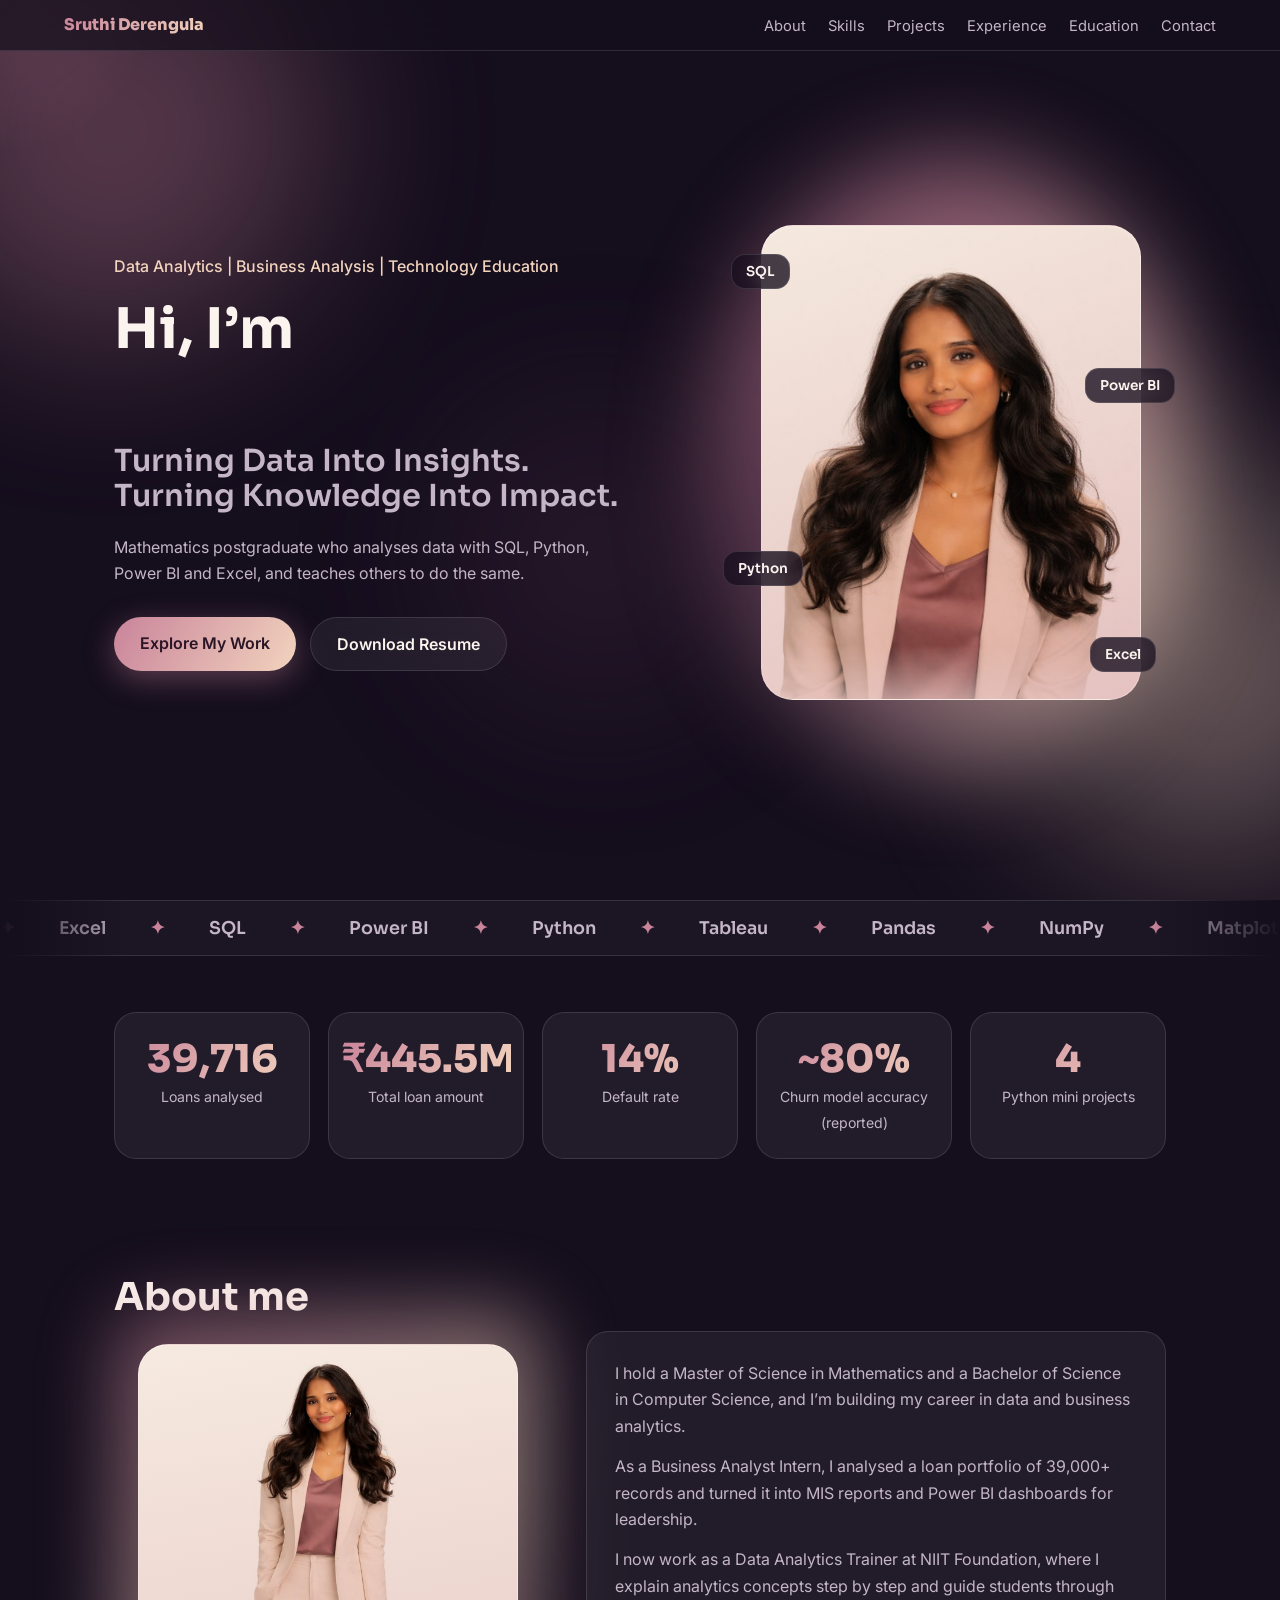
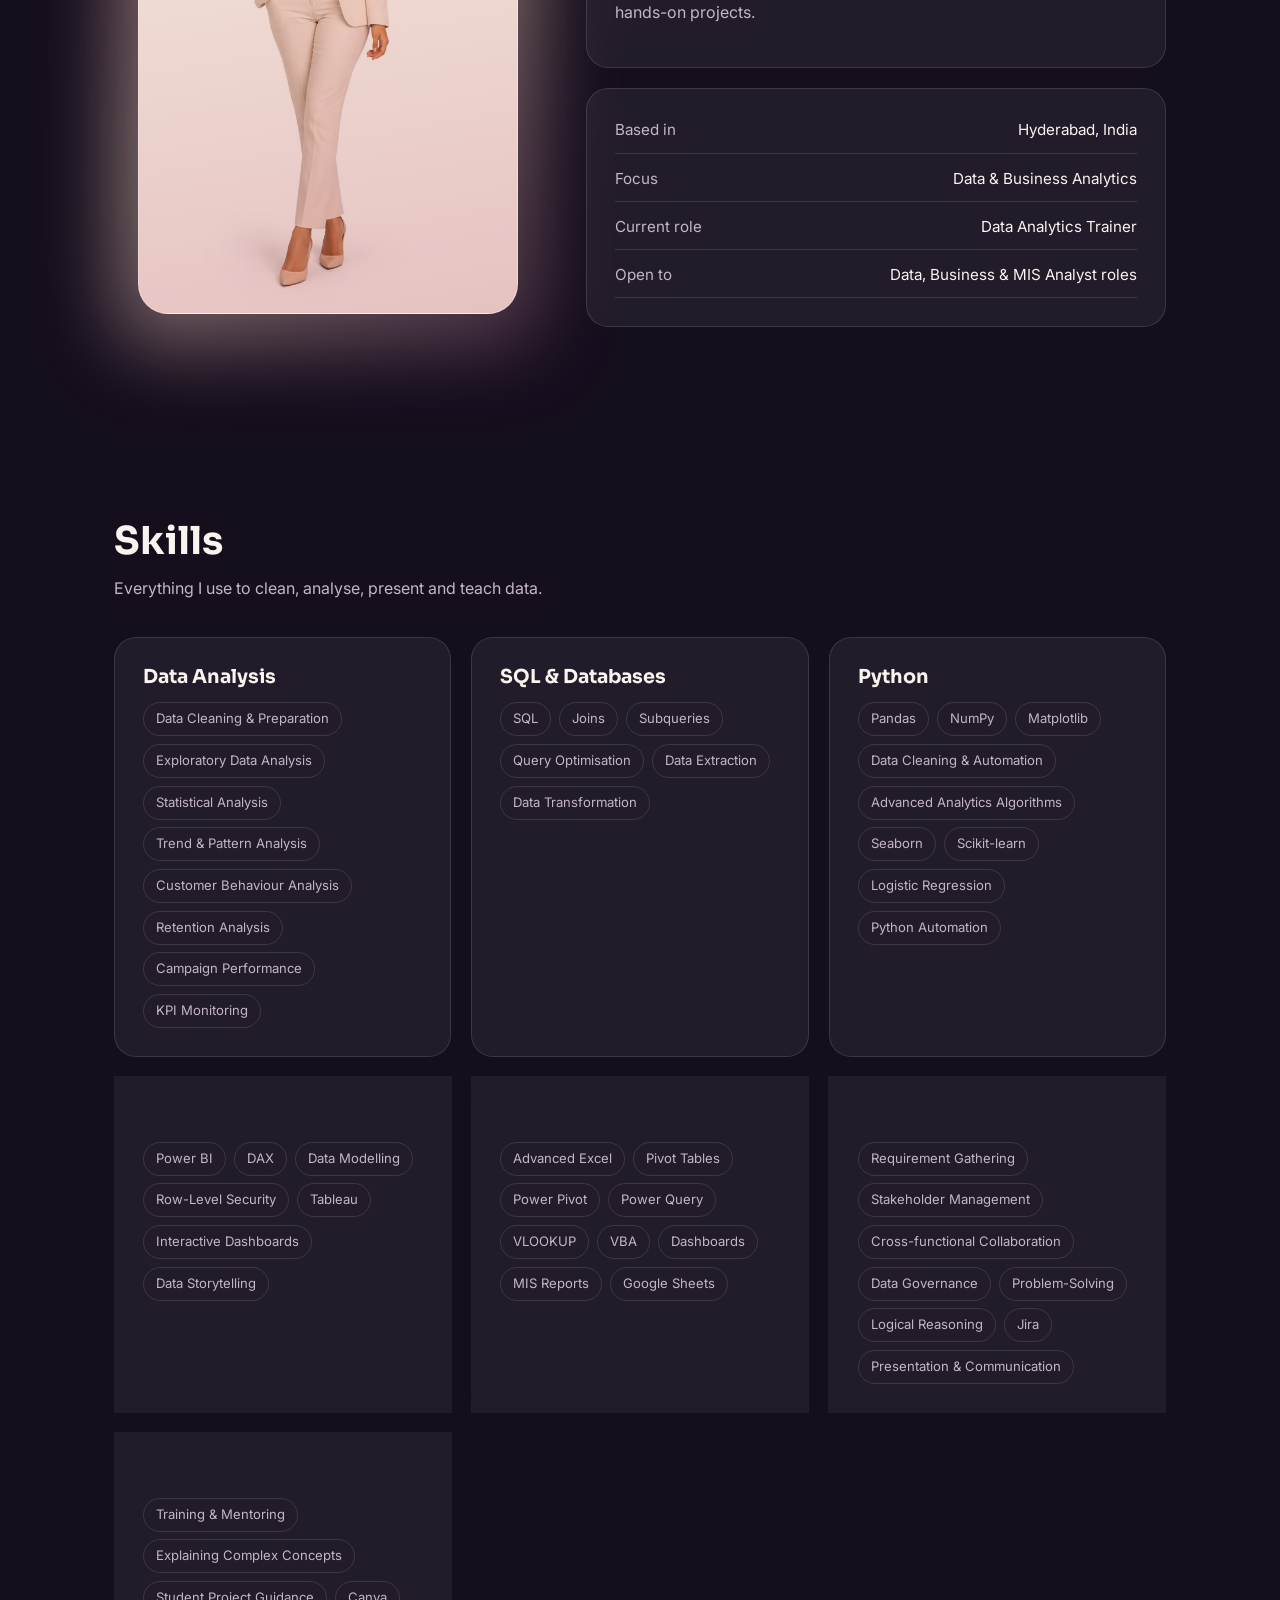
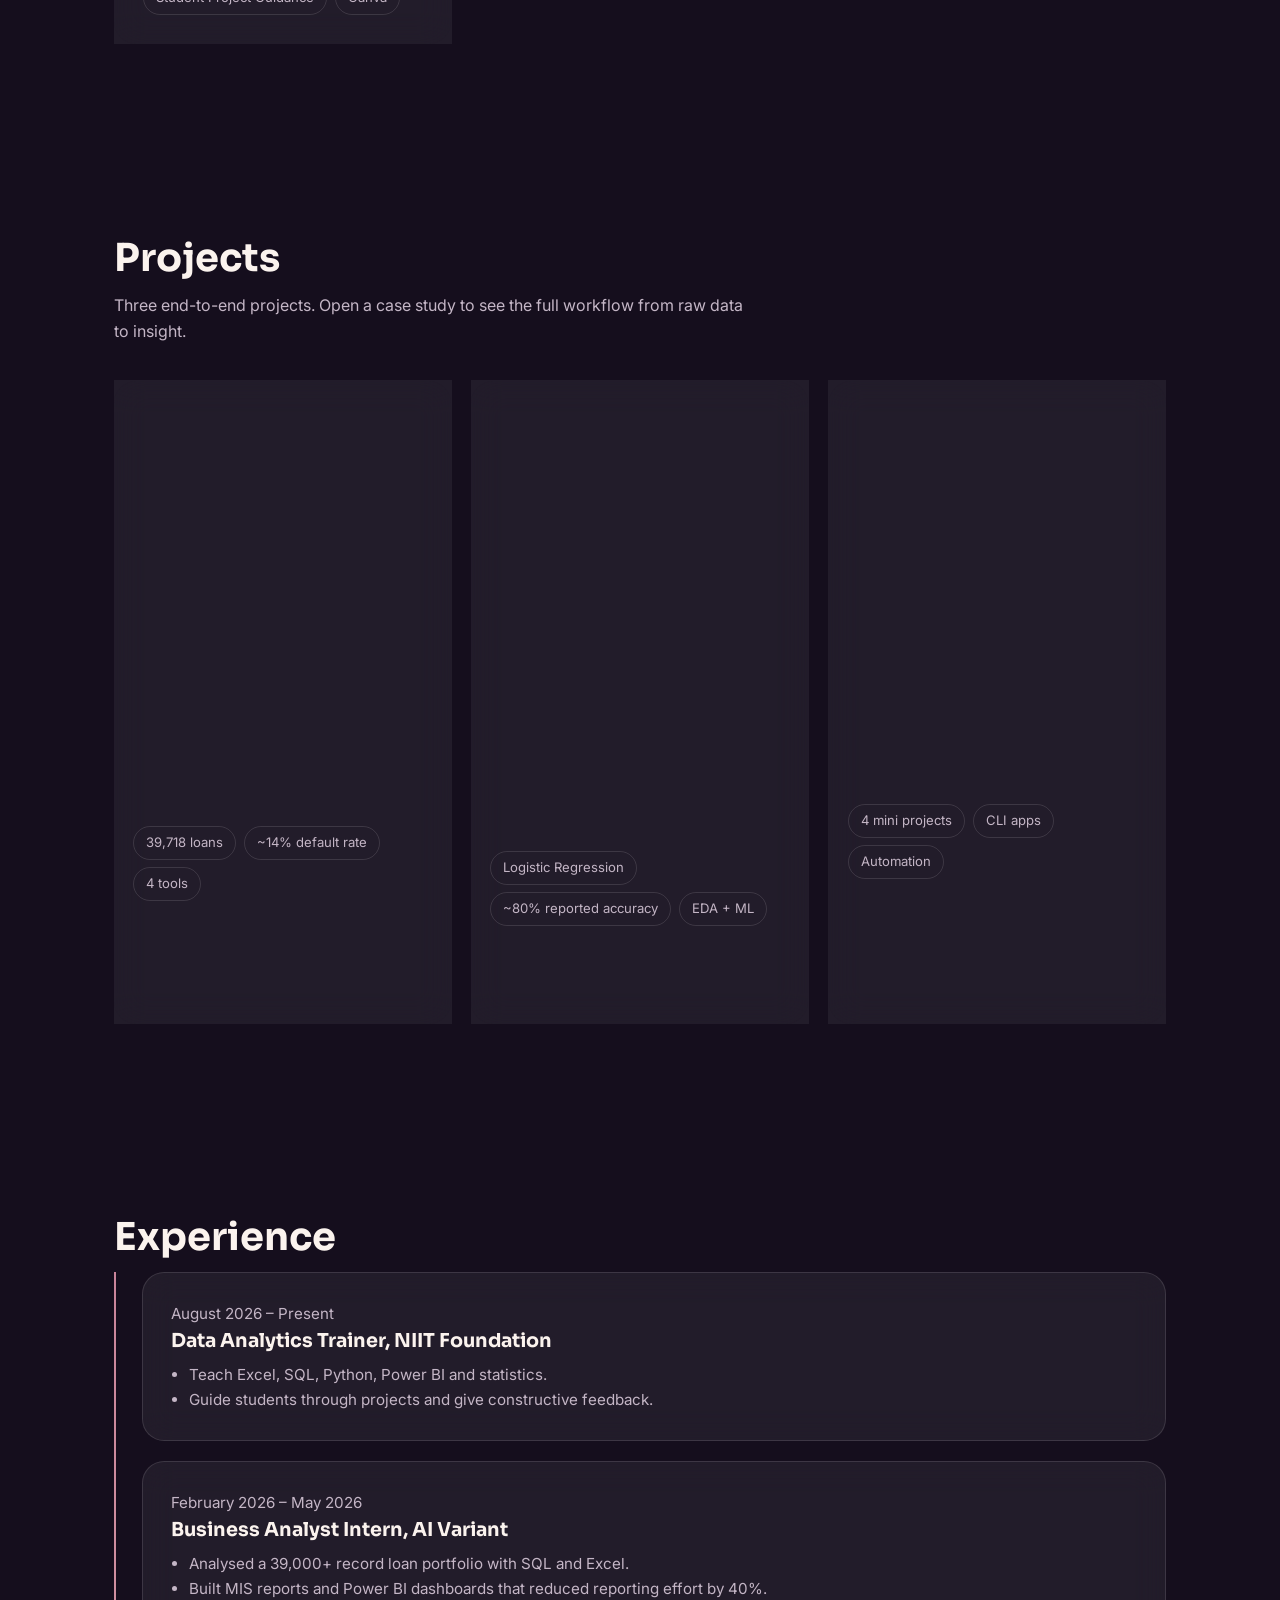
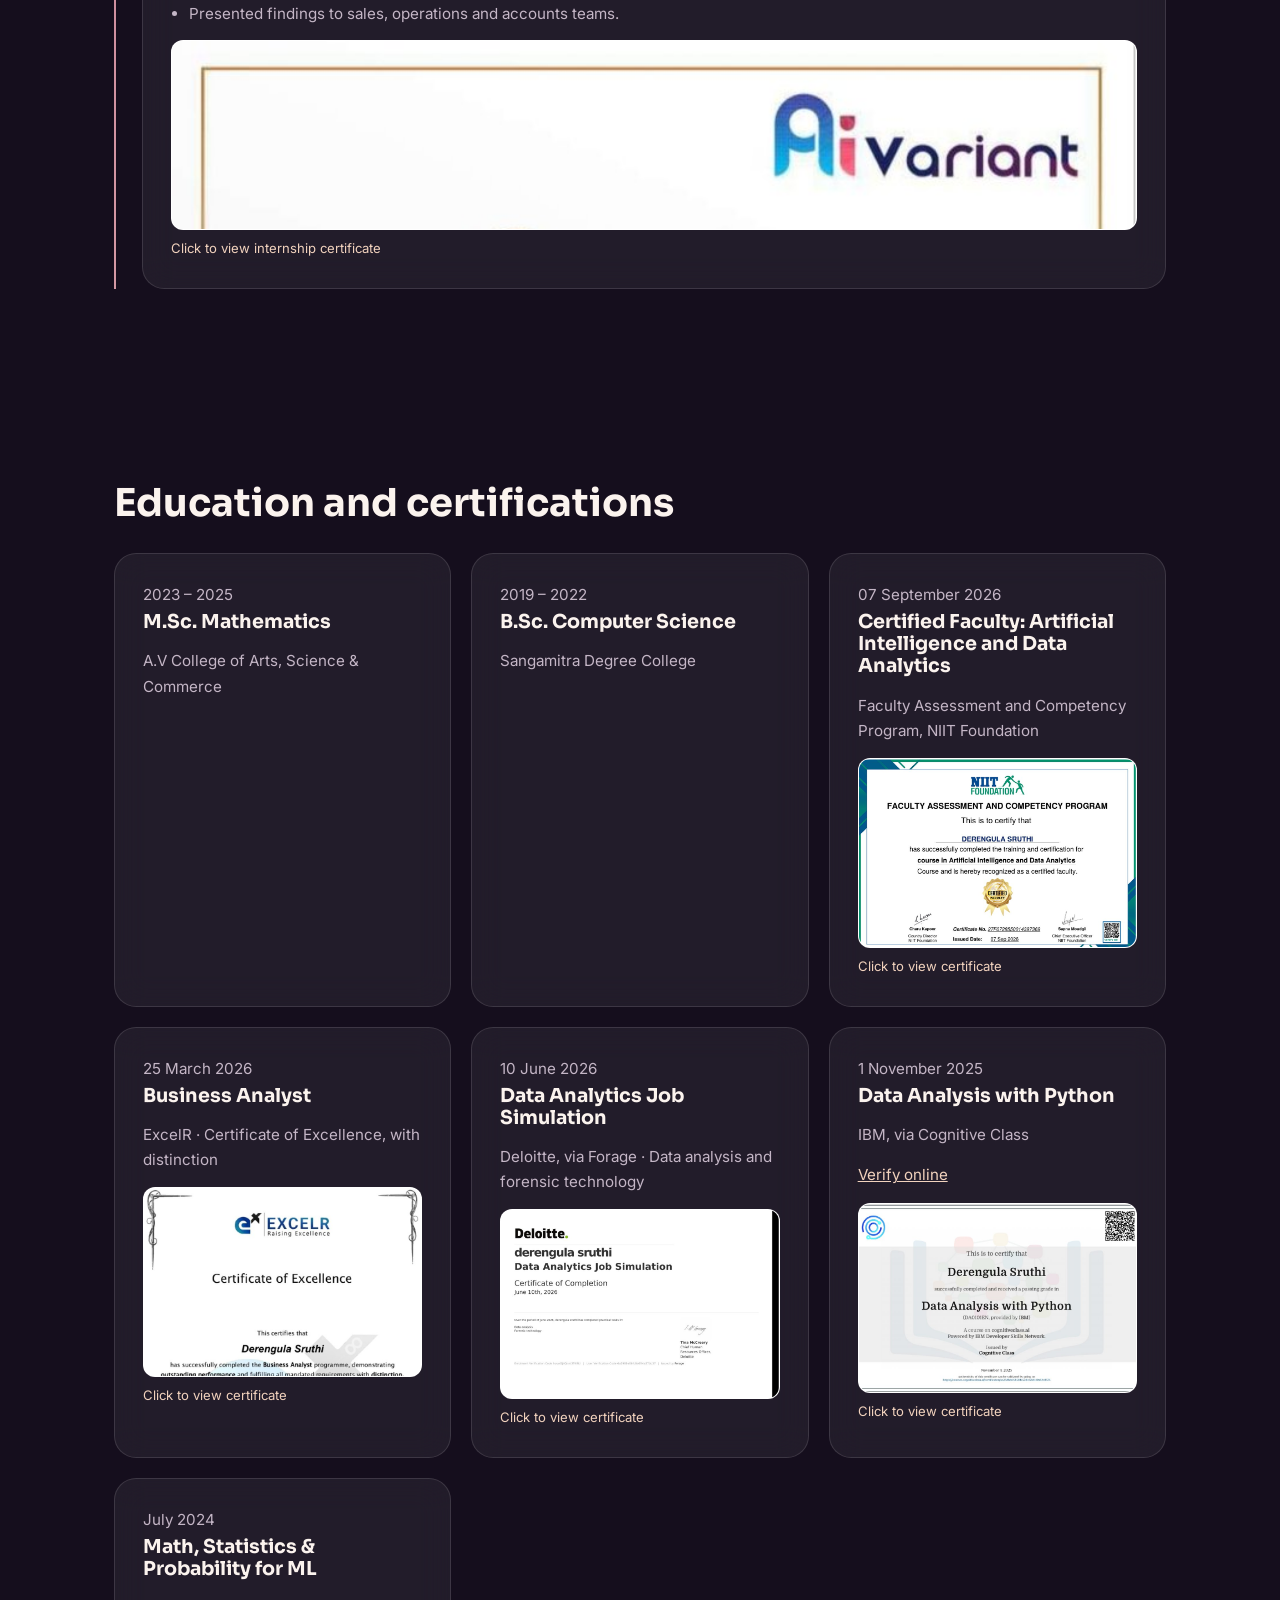
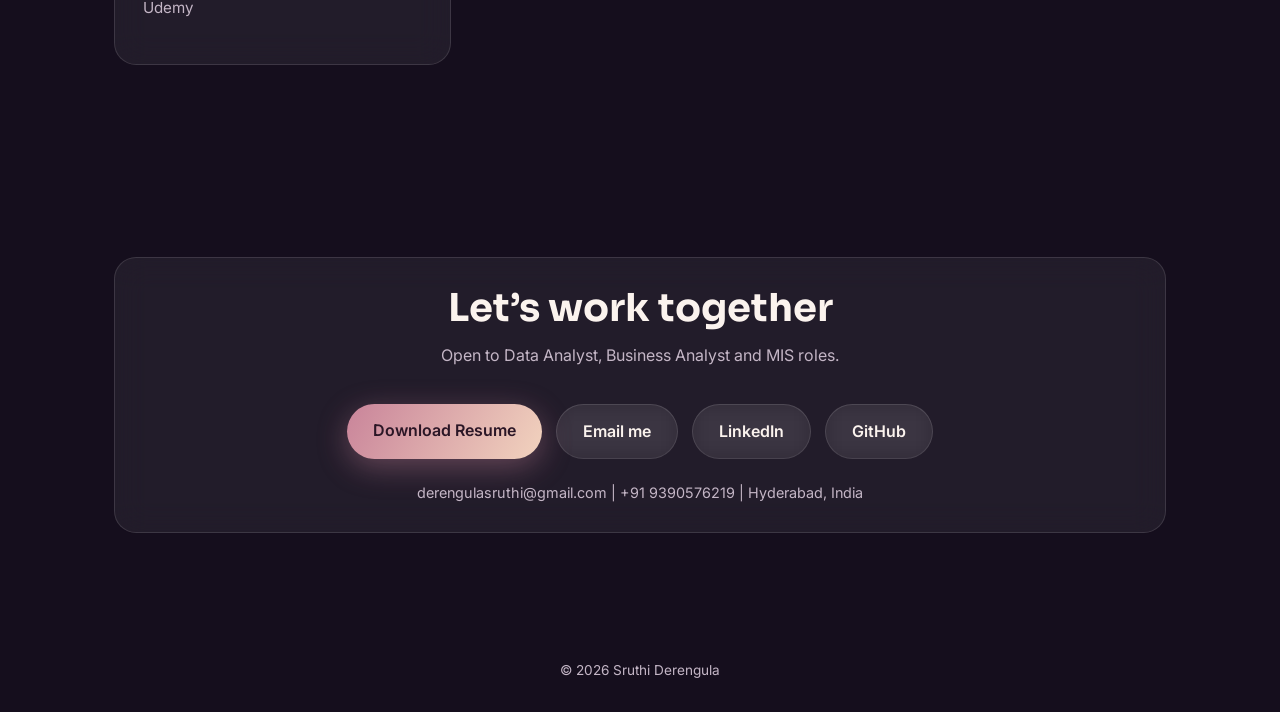
<file: site/index.html>
<!DOCTYPE html>
<html lang="en">
<head>
<meta charset="utf-8">
<meta name="viewport" content="width=device-width, initial-scale=1, viewport-fit=cover">
<title>Sruthi Derengula – Data Analyst, Business Analyst &amp; Technology Educator</title>
<meta name="description" content="Sruthi Derengula – Data Analyst, Business Analyst and Technology Educator in Hyderabad. Projects in SQL, Python, Power BI, Excel and Tableau.">
<meta name="author" content="Sruthi Derengula">
<meta name="theme-color" content="#150E1D">
<meta property="og:type" content="website">
<meta property="og:title" content="Sruthi Derengula – Data Analyst, Business Analyst &amp; Technology Educator">
<meta property="og:description" content="Turning Data Into Insights. Turning Knowledge Into Impact.">
<meta property="og:image" content="https://portfolio-deployment-e6bcf9.netlify.app/assets/images/sruthi-portrait.jpg">
<meta name="twitter:card" content="summary_large_image">
<link rel="icon" href="favicon.svg" type="image/svg+xml">
<link rel="preload" as="image" href="assets/images/sruthi-portrait.jpg">
<link rel="preconnect" href="https://fonts.googleapis.com">
<link rel="preconnect" href="https://fonts.gstatic.com" crossorigin>
<link href="https://fonts.googleapis.com/css2?family=Sora:wght@400;600;700;800&family=Inter:wght@400;500;600&display=swap" rel="stylesheet">
<link rel="stylesheet" href="css/styles.css">
</head>
<body>
<div class="bg-shapes" aria-hidden="true"><i class="blob b1"></i><i class="blob b2"></i><i class="blob b3"></i></div>

<nav>
 <a class="logo" href="#home">Sruthi Derengula</a>
 <button class="menu-btn" type="button" aria-expanded="false" aria-controls="menu">Menu</button>
 <ul id="menu">
  <li><a href="#about">About</a></li><li><a href="#skills">Skills</a></li><li><a href="#projects">Projects</a></li>
  <li><a href="#experience">Experience</a></li><li><a href="#education">Education</a></li><li><a href="#contact">Contact</a></li>
 </ul>
</nav>

<main>
<section class="hero" id="home">
 <div>
  <p class="sub" id="sub">Data Analytics | Business Analysis | Technology Education</p>
  <h1 id="h1">Hi, I’m <span class="name">Sruthi Derengula</span></h1>
  <h2 id="h2">Turning Data Into Insights. Turning Knowledge Into Impact.</h2>
  <p class="lead">Mathematics postgraduate who analyses data with SQL, Python, Power BI and Excel, and teaches others to do the same.</p>
  <div class="btns">
   <a class="btn primary" href="#projects">Explore My Work</a>
   <a class="btn ghost" data-resume href="assets/Derengula_Sruthi_Resume.pdf" download="Derengula_Sruthi_Resume.pdf" type="application/pdf">Download Resume</a>
  </div>
 </div>
 <div class="portrait-wrap">
  <div class="glow" aria-hidden="true"></div>
  <div class="portrait" id="portrait">
   <img src="assets/images/sruthi-portrait.jpg" width="645" height="852" fetchpriority="high" alt="Portrait of Sruthi Derengula">
  </div>
  <span class="fb f1">SQL</span><span class="fb f2">Power BI</span><span class="fb f3">Python</span><span class="fb f4">Excel</span>
 </div>
</section>

<div class="marq" aria-hidden="true"><div class="track"><span>Excel</span><span>SQL</span><span>Power BI</span><span>Python</span><span>Tableau</span><span>Pandas</span><span>NumPy</span><span>Matplotlib</span><span>DAX</span><span>Power Query</span><span>Business Analysis</span><span>Data Storytelling</span><span>Canva</span><span>Excel</span><span>SQL</span><span>Power BI</span><span>Python</span><span>Tableau</span><span>Pandas</span><span>NumPy</span><span>Matplotlib</span><span>DAX</span><span>Power Query</span><span>Business Analysis</span><span>Data Storytelling</span><span>Canva</span></div></div>
<section class="stats"><div class="glass stat rv"><b data-count="39718" data-pre="" data-suf="">39,718</b><span>Loans analysed</span></div><div class="glass stat rv"><b data-count="445.6" data-dec="1" data-pre="₹" data-suf="M">₹445.6M</b><span>Total loan amount</span></div><div class="glass stat rv"><b data-count="14" data-pre="" data-suf="%">14%</b><span>Default rate</span></div><div class="glass stat rv"><b data-count="80" data-pre="~" data-suf="%">~80%</b><span>Churn model accuracy (reported)</span></div><div class="glass stat rv"><b data-count="4" data-pre="" data-suf="">4</b><span>Python mini projects</span></div></section>

<section id="about">
 <h2 class="title rv">About me</h2>
 <div class="about rv">
  <div class="about-photo"><div class="ring"></div><div class="frame"><img src="assets/images/sruthi-about.jpg" loading="lazy" width="640" height="960" alt="Sruthi Derengula in a cream blazer"></div></div>
  <div>
   <div class="glass">
    <p>I hold a Master of Science in Mathematics and a Bachelor of Science in Computer Science, and I’m building my career in data and business analytics.</p>
    <p>As a Business Analyst Intern, I analysed a loan portfolio of 39,000+ records and turned it into MIS reports and Power BI dashboards for leadership.</p>
    <p>I now work as a Data Analytics Trainer at NIIT Foundation, where I explain analytics concepts step by step and guide students through hands-on projects.</p>
   </div>
   <div class="glass facts" style="margin-top:20px">
    <div><span>Based in</span>Hyderabad, India</div>
    <div><span>Focus</span>Data &amp; Business Analytics</div>
    <div><span>Current role</span>Data Analytics Trainer</div>
    <div><span>Open to</span>Data, Business &amp; MIS Analyst roles</div>
   </div>
  </div>
 </div>
</section>

<section id="skills">
 <h2 class="title rv">Skills</h2>
 <p class="intro rv">Everything I use to clean, analyse, present and teach data.</p>
 <div class="grid skgrid"><div class="glass card skill rv"><h3>Data Analysis</h3><div class="chip-row"><span class="chip">Data Cleaning &amp; Preparation</span><span class="chip">Exploratory Data Analysis</span><span class="chip">Statistical Analysis</span><span class="chip">Trend &amp; Pattern Analysis</span><span class="chip">Customer Behaviour Analysis</span><span class="chip">Retention Analysis</span><span class="chip">Campaign Performance</span><span class="chip">KPI Monitoring</span></div></div><div class="glass card skill rv"><h3>SQL & Databases</h3><div class="chip-row"><span class="chip">SQL</span><span class="chip">Joins</span><span class="chip">Subqueries</span><span class="chip">Query Optimisation</span><span class="chip">Data Extraction</span><span class="chip">Data Transformation</span></div></div><div class="glass card skill rv"><h3>Python</h3><div class="chip-row"><span class="chip">Pandas</span><span class="chip">NumPy</span><span class="chip">Matplotlib</span><span class="chip">Data Cleaning &amp; Automation</span><span class="chip">Advanced Analytics Algorithms</span><span class="chip">Seaborn</span><span class="chip">Scikit-learn</span><span class="chip">Logistic Regression</span><span class="chip">Python Automation</span></div></div><div class="glass card skill rv"><h3>BI & Visualisation</h3><div class="chip-row"><span class="chip">Power BI</span><span class="chip">DAX</span><span class="chip">Data Modelling</span><span class="chip">Row-Level Security</span><span class="chip">Tableau</span><span class="chip">Interactive Dashboards</span><span class="chip">Data Storytelling</span></div></div><div class="glass card skill rv"><h3>Excel & Reporting</h3><div class="chip-row"><span class="chip">Advanced Excel</span><span class="chip">Pivot Tables</span><span class="chip">Power Pivot</span><span class="chip">Power Query</span><span class="chip">VLOOKUP</span><span class="chip">VBA</span><span class="chip">Dashboards</span><span class="chip">MIS Reports</span><span class="chip">Google Sheets</span></div></div><div class="glass card skill rv"><h3>Business Analysis</h3><div class="chip-row"><span class="chip">Requirement Gathering</span><span class="chip">Stakeholder Management</span><span class="chip">Cross-functional Collaboration</span><span class="chip">Data Governance</span><span class="chip">Problem-Solving</span><span class="chip">Logical Reasoning</span><span class="chip">Jira</span><span class="chip">Presentation &amp; Communication</span></div></div><div class="glass card skill rv"><h3>Teaching & Design</h3><div class="chip-row"><span class="chip">Training &amp; Mentoring</span><span class="chip">Explaining Complex Concepts</span><span class="chip">Student Project Guidance</span><span class="chip">Canva</span></div></div></div>
</section>

<section id="projects">
 <h2 class="title rv">Projects</h2>
 <p class="intro rv">Three end-to-end projects. Open a case study to see the full workflow from raw data to insight.</p>
 <div class="grid pgrid"><article class="glass card pcard rv" data-p="bank"><div class="cover" data-cover="bank_tab"></div><p class="tag">Excel · SQL · Power BI · Tableau</p><h3>Bank Loan Performance &amp; Risk Analysis</h3><p>Turning 39K+ loan records into actionable insights on loan performance, repayment behavior, and credit risk.</p><div class="chip-row"><span class="chip">39,718 loans</span><span class="chip">~14% default rate</span><span class="chip">4 tools</span></div><button class="btn primary" data-open="bank">View case study</button></article><article class="glass card pcard rv" data-p="churn"><div class="cover" data-cover="churn_cover"></div><p class="tag">Python · Pandas · Matplotlib · Seaborn · Scikit-learn · Jira</p><h3>Customer Churn Analysis &amp; Prediction</h3><p>Understanding customer behavior and predicting churn through data analytics and machine learning.</p><div class="chip-row"><span class="chip">Logistic Regression</span><span class="chip">~80% reported accuracy</span><span class="chip">EDA + ML</span></div><button class="btn primary" data-open="churn">View case study</button></article><article class="glass card pcard rv" data-p="py"><div class="cover" data-cover="py_cover"></div><p class="tag">Python · Automation · Problem Solving · CLI</p><h3>Python Automation Toolkit</h3><p>Simplifying Everyday Tasks Through Python.</p><div class="chip-row"><span class="chip">4 mini projects</span><span class="chip">CLI apps</span><span class="chip">Automation</span></div><button class="btn primary" data-open="py">View case study</button></article></div>
</section>

<section id="experience">
 <h2 class="title rv">Experience</h2>
 <div class="timeline">
  <div class="glass card rv"><p class="when">August 2026 – Present</p><h3>Data Analytics Trainer, NIIT Foundation</h3>
   <ul><li>Teach Excel, SQL, Python, Power BI and statistics.</li><li>Guide students through projects and give constructive feedback.</li></ul></div>
  <div class="glass card rv"><p class="when">February 2026 – May 2026</p><h3>Business Analyst Intern, AI Variant</h3>
   <ul><li>Analysed a 39,000+ record loan portfolio with SQL and Excel.</li><li>Built MIS reports and Power BI dashboards that reduced reporting effort by 40%.</li><li>Presented findings to sales, operations and accounts teams.</li></ul><img class="zoom" loading="lazy" src="assets/images/cert-ai-variant-internship.jpg" alt="AI Variant internship certificate" tabindex="0" role="button"><span class="vc">Click to view internship certificate</span></div>
 </div>
</section>

<section id="education">
 <h2 class="title rv">Education and certifications</h2>
 <div class="grid" style="margin-top:28px">
  <div class="glass card rv"><p class="when">2023 – 2025</p><h3>M.Sc. Mathematics</h3><p>A.V College of Arts, Science &amp; Commerce</p></div>
  <div class="glass card rv"><p class="when">2019 – 2022</p><h3>B.Sc. Computer Science</h3><p>Sangamitra Degree College</p></div>
  <div class="glass card cert rv"><p class="when">07 September 2026</p><h3>Certified Faculty: Artificial Intelligence and Data Analytics</h3><p>Faculty Assessment and Competency Program, NIIT Foundation</p><img src="assets/images/cert-niit-certified-faculty.jpg" alt="NIIT Foundation Certified Faculty certificate for Derengula Sruthi" loading="lazy" class="zoom" tabindex="0" role="button"><span class="vc">Click to view certificate</span></div>
  <div class="glass card cert rv"><p class="when">25 March 2026</p><h3>Business Analyst</h3><p>ExcelR · Certificate of Excellence, with distinction</p><img class="zoom" loading="lazy" src="assets/images/cert-excelr-business-analyst.jpg" alt="Business Analyst certificate" tabindex="0" role="button"><span class="vc">Click to view certificate</span></div>
  <div class="glass card cert rv"><p class="when">10 June 2026</p><h3>Data Analytics Job Simulation</h3><p>Deloitte, via Forage · Data analysis and forensic technology</p><img class="zoom" loading="lazy" src="assets/images/cert-deloitte-data-analytics.jpg" alt="Data Analytics Job Simulation certificate" tabindex="0" role="button"><span class="vc">Click to view certificate</span></div>
  <div class="glass card cert rv"><p class="when">1 November 2025</p><h3>Data Analysis with Python</h3><p>IBM, via Cognitive Class</p><p><a href="https://courses.cognitiveclass.ai/certificates/aa25dbb658584e2c8c68d410af2c8576" target="_blank" rel="noopener" style="color:var(--blue)">Verify online</a></p><img class="zoom" loading="lazy" src="assets/images/cert-ibm-python-data-analysis.jpg" alt="Data Analysis with Python certificate" tabindex="0" role="button"><span class="vc">Click to view certificate</span></div>
  <div class="glass card rv"><p class="when">July 2024</p><h3>Math, Statistics &amp; Probability for ML</h3><p>Udemy</p></div>
 </div>
</section>

<section id="contact" class="contact">
 <div class="glass rv">
  <h2 class="title">Let’s work together</h2>
  <p class="intro" style="margin-inline:auto">Open to Data Analyst, Business Analyst and MIS roles.</p>
  <div class="links">
   <a class="btn primary" data-resume href="assets/Derengula_Sruthi_Resume.pdf" download="Derengula_Sruthi_Resume.pdf" type="application/pdf">Download Resume</a>
   <a class="btn ghost" href="mailto:derengulasruthi@gmail.com">Email me</a>
   <a class="btn ghost" href="https://www.linkedin.com/in/derengulasruthi" target="_blank" rel="noopener">LinkedIn</a>
   <a class="btn ghost" href="https://github.com/derengulasruthi-bit" target="_blank" rel="noopener">GitHub</a>
  </div>
  <p style="color:var(--muted);margin:22px 0 0;font-size:.9rem">derengulasruthi@gmail.com | <a href="tel:+919390576219" style="text-decoration:none">+91 9390576219</a> | Hyderabad, India</p>
 </div>
</section>
</main>
<footer>© 2026 Sruthi Derengula</footer>

<script src="js/main.js" defer></script>
</body>
</html>
</file>
<file: site/css/styles.css>
:root{--bg:#150E1D;--bg2:#1D1329;--text:#FBF3EE;--muted:#C4B6C6;--purple:#C9849A;--blue:#F2D3BE;--glass:rgba(255,255,255,.06);--line:rgba(255,255,255,.12);--grad:linear-gradient(120deg,#C9849A,#F2D3BE);color-scheme:dark;box-sizing:border-box;padding-top:env(safe-area-inset-top,0px);padding-bottom:env(safe-area-inset-bottom,0px)}
@media (prefers-color-scheme:dark){:root:not([data-theme="light"]){--bg:#150E1D;--text:#FBF3EE}}
:root[data-theme="dark"]{--bg:#150E1D;--text:#FBF3EE}
html{scroll-behavior:smooth;scroll-padding-top:calc(72px + env(safe-area-inset-top,0px))}
*,*::before,*::after{box-sizing:inherit}
body{margin:0;background:var(--bg);color:var(--text);font-family:Inter,system-ui,sans-serif;line-height:1.65;overflow-x:hidden}
h1,h2,h3{font-family:Sora,Inter,sans-serif;line-height:1.15;margin:0}
a{color:inherit}
:focus-visible{outline:2px solid var(--blue);outline-offset:3px}
.bg-shapes{position:fixed;inset:0;z-index:-1;overflow:hidden;pointer-events:none}
.blob{position:absolute;border-radius:50%;filter:blur(90px);opacity:.35;animation:float 16s ease-in-out infinite}
.b1{width:420px;height:420px;background:var(--purple);top:-80px;left:-100px}
.b2{width:380px;height:380px;background:var(--blue);bottom:5%;right:-120px;animation-delay:-6s}
.b3{width:300px;height:300px;background:#7B4B66;top:45%;left:35%;opacity:.18;animation-delay:-11s}
@keyframes float{50%{transform:translate(40px,-50px) scale(1.12)}}
nav{position:fixed;top:0;left:0;right:0;z-index:20;padding:calc(12px + env(safe-area-inset-top,0px)) 5vw 12px;display:flex;justify-content:space-between;align-items:center;background:rgba(21,14,29,.72);backdrop-filter:blur(14px);border-bottom:1px solid var(--line)}
.logo{font-family:Sora;font-weight:800;text-decoration:none;background:var(--grad);-webkit-background-clip:text;background-clip:text;color:transparent}
nav ul{display:flex;gap:22px;list-style:none;margin:0;padding:0}
nav ul a{text-decoration:none;color:var(--muted);font-size:.92rem;transition:color .2s}
nav ul a:hover{color:var(--text)}
.menu-btn{display:none;background:none;border:1px solid var(--line);color:var(--text);border-radius:10px;padding:6px 12px;font:inherit}
section{padding:96px 5vw;max-width:1180px;margin:0 auto}
.hero{min-height:100svh;display:grid;grid-template-columns:1.15fr .85fr;gap:40px;align-items:center;padding-top:120px}
.hero p.sub{color:var(--blue);font-weight:500;margin:0 0 18px}
.hero h1{font-size:clamp(2rem,4.6vw,3.5rem);font-weight:700}
.hero .name{background:var(--grad);-webkit-background-clip:text;background-clip:text;color:transparent;font-weight:800}
.hero h2{font-size:clamp(1.3rem,2.6vw,1.9rem);font-weight:600;color:var(--muted);margin:18px 0 20px;max-width:520px}
.hero .lead{color:var(--muted);max-width:520px}
.btns{display:flex;gap:14px;flex-wrap:wrap;margin-top:30px}
.btn{padding:13px 26px;border-radius:999px;font-weight:600;text-decoration:none;border:1px solid var(--line);transition:transform .25s,box-shadow .25s}
.btn.primary{background:var(--grad);border:0;color:#2B1626;box-shadow:0 8px 30px rgba(201,132,154,.4)}
.btn.ghost{background:var(--glass);backdrop-filter:blur(10px)}
.btn:hover{transform:translateY(-3px)}
.word{display:inline-block;opacity:0;transform:translateY(24px);animation:rise .8s cubic-bezier(.2,.7,.2,1) forwards}
@keyframes rise{to{opacity:1;transform:none}}
.portrait-wrap{position:relative;justify-self:center;width:min(380px,80vw);aspect-ratio:4/5}
.glow{position:absolute;inset:-14%;border-radius:50%;background:conic-gradient(from 0deg,#C9849A,#F2D3BE,#7B4B66,#C9849A);filter:blur(48px);opacity:.65;animation:spin 14s linear infinite}
@keyframes spin{to{transform:rotate(360deg)}}
.portrait{position:absolute;inset:0;border-radius:32px;overflow:hidden;border:1px solid rgba(255,255,255,.25);background:linear-gradient(160deg,#F7EBE1,#E6C3C2);display:grid;place-items:center;text-align:center;animation:bob 7s ease-in-out infinite}
@keyframes bob{50%{transform:translateY(-10px) rotate(.6deg)}}
.portrait img{width:100%;height:100%;object-fit:cover;display:block}
.portrait .ph{padding:20px;color:var(--muted);font-size:.9rem}
.portrait .ph b{display:block;font:800 4rem Sora;background:var(--grad);-webkit-background-clip:text;background-clip:text;color:transparent}
h2.title{font-size:clamp(1.7rem,3.4vw,2.4rem);margin-bottom:12px}
.intro{color:var(--muted);max-width:640px;margin:0 0 36px}
.glass{background:var(--glass);border:1px solid var(--line);border-radius:22px;padding:28px;backdrop-filter:blur(16px)}
.about{display:grid;grid-template-columns:1.4fr 1fr;gap:28px}
.about p{margin:0 0 14px;color:var(--muted)}
.facts{display:grid;gap:12px;align-content:start}
.facts div{display:flex;justify-content:space-between;gap:16px;border-bottom:1px solid var(--line);padding-bottom:10px;font-size:.95rem}
.facts span{color:var(--muted)}
.grid{display:grid;grid-template-columns:repeat(auto-fit,minmax(250px,1fr));gap:20px}
.chip-row{display:flex;flex-wrap:wrap;gap:8px;margin-top:14px}
.chip{font-size:.82rem;padding:5px 12px;border-radius:999px;border:1px solid var(--line);color:var(--muted)}
.skill h3{font-size:1.15rem}
.skill p{color:var(--muted);margin:8px 0 0;font-size:.95rem}
.card{position:relative;overflow:hidden;transition:transform .35s,border-color .35s,box-shadow .35s;transform-style:preserve-3d}
.card:hover{border-color:rgba(201,132,154,.7);box-shadow:0 20px 50px rgba(242,211,190,.15)}
.card::before{content:"";position:absolute;inset:0;background:radial-gradient(260px circle at var(--mx,50%) var(--my,0%),rgba(201,132,154,.22),transparent 70%);opacity:0;transition:opacity .3s;pointer-events:none}
.card:hover::before{opacity:1}
.thumb{height:150px;border-radius:14px;margin-bottom:18px;border:1px dashed rgba(255,255,255,.3);display:grid;place-items:center;color:var(--muted);font-size:.85rem;background:linear-gradient(135deg,rgba(201,132,154,.18),rgba(242,211,190,.12))}
.thumb img{width:100%;height:100%;object-fit:cover;border-radius:14px}
.card h3{font-size:1.2rem;margin-bottom:8px}
.card p,.card li{color:var(--muted);font-size:.95rem}
.card ul{padding-left:18px;margin:10px 0 0}
.tag{font-size:.8rem;color:var(--blue);margin-bottom:6px}
.timeline{display:grid;gap:20px;border-left:2px solid;border-image:var(--grad) 1;padding-left:26px}
.timeline .glass{position:relative}
.timeline .glass::before{content:"";position:absolute;left:-36px;top:34px;width:14px;height:14px;border-radius:50%;background:var(--grad);box-shadow:0 0 0 5px var(--bg)}
.when{color:var(--blue);font-size:.88rem;margin:0 0 4px}
.edit{border-style:dashed}
.creative{display:grid;grid-template-columns:repeat(auto-fit,minmax(220px,1fr));gap:18px}
.creative .thumb{height:190px;margin:0}
.contact{text-align:center}
.contact .links{display:flex;justify-content:center;gap:14px;flex-wrap:wrap;margin-top:26px}
footer{text-align:center;color:var(--muted);font-size:.85rem;padding:30px 5vw calc(30px + env(safe-area-inset-bottom,0px))}
.rv{opacity:0;transform:translateY(34px) scale(.98);filter:blur(6px);transition:opacity .9s,transform .9s cubic-bezier(.2,.7,.2,1),filter .9s}
.rv.in{opacity:1;transform:none;filter:none}
.progress{position:fixed;top:0;left:0;height:3px;width:0;background:var(--grad);z-index:30}
.cursor{position:fixed;top:0;left:0;width:340px;height:340px;margin:-170px 0 0 -170px;border-radius:50%;background:radial-gradient(circle,rgba(201,132,154,.18),transparent 65%);pointer-events:none;z-index:-1}
.portrait-wrap{animation:enter 1.2s .4s cubic-bezier(.2,.7,.2,1) both}
@keyframes enter{from{opacity:0;transform:scale(.85) translateY(30px)}}
.portrait img{mix-blend-mode:multiply;object-position:top;-webkit-mask-image:linear-gradient(#000 84%,transparent);mask-image:linear-gradient(#000 84%,transparent)}
.fb{position:absolute;z-index:3;padding:8px 14px;border-radius:14px;font:600 .85rem Sora;background:rgba(21,14,29,.78);backdrop-filter:blur(10px);border:1px solid var(--line);animation:float2 6s ease-in-out infinite}
.f1{top:6%;left:-8%}.f2{top:30%;right:-9%;animation-delay:-2s}.f3{bottom:24%;left:-10%;animation-delay:-4s}.f4{bottom:6%;right:-4%;animation-delay:-1s}
@keyframes float2{50%{transform:translateY(-14px)}}
.marq{overflow:hidden;border-block:1px solid var(--line);padding:16px 0;background:rgba(255,255,255,.03);-webkit-mask-image:linear-gradient(90deg,transparent,#000 10%,#000 90%,transparent);mask-image:linear-gradient(90deg,transparent,#000 10%,#000 90%,transparent)}
.track{display:flex;gap:44px;width:max-content;animation:scroll 34s linear infinite;font:600 1.1rem Sora;color:var(--muted);white-space:nowrap}
.track span::before{content:"✦";color:var(--purple);margin-right:44px}
@keyframes scroll{to{transform:translateX(-50%)}}
.stats{display:grid;grid-template-columns:repeat(auto-fit,minmax(170px,1fr));gap:18px;padding-top:56px;padding-bottom:20px}
.stat{text-align:center;padding:22px 12px}
.stat b{display:block;font:800 clamp(1.6rem,3.4vw,2.4rem) Sora;background:var(--grad);-webkit-background-clip:text;background-clip:text;color:transparent}
.stat span{color:var(--muted);font-size:.88rem}
.about{grid-template-columns:.85fr 1.15fr;align-items:center;gap:44px}
.about-photo{position:relative;justify-self:center;width:min(380px,82vw);aspect-ratio:2/3}
.ring{position:absolute;inset:-6%;border-radius:40px;background:linear-gradient(140deg,var(--purple),var(--blue),#7B4B66);filter:blur(38px);opacity:.5;animation:pulse 6s ease-in-out infinite}
@keyframes pulse{50%{opacity:.85;transform:scale(1.05)}}
.frame{position:absolute;inset:0;border-radius:30px;overflow:hidden;background:linear-gradient(170deg,#F7EBE1,#E6C3C2);border:1px solid rgba(255,255,255,.25);animation:bob 8s ease-in-out infinite}
.frame img{width:100%;height:100%;object-fit:cover;display:block;mix-blend-mode:multiply;transition:transform 1.2s}
.about-photo:hover img{transform:scale(1.05)}
.skgrid{grid-template-columns:repeat(auto-fit,minmax(290px,1fr))}
.chip{transition:all .25s}
.chip:hover{color:#2B1626;background:var(--grad);border-color:transparent;transform:translateY(-2px)}
.rv.in .chip{animation:pop .5s both;animation-delay:calc(var(--i)*45ms)}
@keyframes pop{from{opacity:0;transform:scale(.6)}}
.thumb{display:flex;flex-direction:column;gap:10px;justify-content:center;align-items:center}
.bars{display:flex;align-items:flex-end;gap:8px;height:70px}
.bars i{width:16px;border-radius:5px 5px 0 0;background:var(--grad);height:0;transition:height 1.2s cubic-bezier(.2,.7,.2,1)}
.in .bars i{height:var(--h)}
.bars i:nth-child(1){--h:35%}.bars i:nth-child(2){--h:60%}.bars i:nth-child(3){--h:45%}.bars i:nth-child(4){--h:85%}.bars i:nth-child(5){--h:65%}.bars i:nth-child(6){--h:100%}
.pgrid{grid-template-columns:repeat(auto-fit,minmax(300px,1fr))}
.pcard{display:flex;flex-direction:column;padding:18px 18px 24px}
.pcard .btn{margin-top:auto;align-self:flex-start;border:0;font:inherit;font-weight:600;cursor:pointer}
.pcard .chip-row{margin-bottom:20px}
.cover{height:190px;border-radius:14px;margin-bottom:18px;overflow:hidden;display:flex;flex-direction:column;gap:10px;justify-content:center;align-items:center;border:1px dashed rgba(255,255,255,.3);background:linear-gradient(135deg,rgba(201,132,154,.2),rgba(242,211,190,.12));color:var(--muted);font-size:.85rem}
.cover:has(img){border-style:solid;display:block}
.cover img{width:100%;height:100%;object-fit:cover;object-position:top;display:block;transition:transform .8s}
.pcard:hover .cover img{transform:scale(1.06)}
.modal{position:fixed;inset:0;z-index:60;display:none;overflow-y:auto;background:rgba(18,11,25,.96);backdrop-filter:blur(16px);padding:calc(20px + env(safe-area-inset-top,0px)) 5vw calc(50px + env(safe-area-inset-bottom,0px))}
.modal.open{display:block;animation:fadein .4s}
@keyframes fadein{from{opacity:0}}
.mwrap{max-width:960px;margin:0 auto}
.mclose{position:sticky;top:0;float:right;z-index:5;background:var(--grad);color:#2B1626;border:0;border-radius:999px;padding:10px 20px;font:600 .9rem Inter;cursor:pointer}
.mtitle{font-size:clamp(1.8rem,4.4vw,3rem);margin:6px 0 12px;clear:both}
.mline{font-size:1.15rem;color:var(--muted);max-width:720px}
.mval{margin:22px 0 40px}.mval b{color:var(--blue)}.mval p{margin:6px 0 0;color:var(--muted)}
.msec{display:grid;grid-template-columns:70px 1fr;gap:18px;padding:34px 0;border-top:1px solid var(--line)}
.num{font:800 2.2rem Sora;background:var(--grad);-webkit-background-clip:text;background-clip:text;color:transparent}
.mbody h3{font-size:1.5rem}.sub2{color:var(--blue);margin:2px 0 12px}.mbody p{color:var(--muted)}
.ticks{list-style:none;padding:0;margin:12px 0;display:grid;gap:8px}
.ticks li{position:relative;padding-left:24px;color:var(--muted)}
.ticks li::before{content:"";position:absolute;left:2px;top:.6em;width:9px;height:9px;border-radius:50%;background:var(--grad)}
.kg,.cg{display:grid;grid-template-columns:repeat(auto-fit,minmax(190px,1fr));gap:14px;margin:16px 0}
.cg{grid-template-columns:repeat(auto-fit,minmax(260px,1fr))}
.kpi{border:1px solid var(--line);border-radius:16px;padding:16px;background:var(--glass);text-align:center}
.kpi b{display:block;font:800 1.6rem Sora;background:var(--grad);-webkit-background-clip:text;background-clip:text;color:transparent}
.kpi span{font-size:.85rem;color:var(--muted)}
.mini{padding:18px;border-radius:18px}.mini h4{margin:0 0 6px;font:600 1rem Sora}.mini p{margin:0;font-size:.92rem}.mini .val{margin-top:10px;color:var(--text)}
.steps{list-style:none;counter-reset:s;padding:0;display:grid;gap:12px}
.steps li{counter-increment:s;display:grid;grid-template-columns:44px 1fr;gap:4px 14px;padding:14px;border:1px solid var(--line);border-radius:16px;background:var(--glass)}
.steps li::before{content:counter(s);grid-row:span 2;display:grid;place-items:center;width:38px;height:38px;border-radius:50%;background:var(--grad);color:#2B1626;font:700 1rem Sora}
.steps span{color:var(--muted)}
.flow{display:flex;flex-wrap:wrap;gap:10px;align-items:center;margin:18px 0}
.flow span{padding:8px 16px;border-radius:999px;border:1px solid var(--line);background:var(--glass);font-weight:500}
.flow i{color:var(--blue);font-style:normal}
.msg{font:600 1.05rem Sora;color:var(--text)!important;border-left:3px solid var(--purple);padding-left:14px;margin-top:18px}
.slots{display:grid;gap:16px;margin:18px 0}
.slot{margin:10px 0 0;border-radius:14px;overflow:hidden;border:1px solid var(--line)}
.slot img{width:100%;display:block}.slot figcaption{padding:8px 12px;font-size:.82rem;color:var(--muted);background:var(--glass)}
.slot.empty{min-height:150px;display:grid;place-content:center;gap:4px;text-align:center;border:1px dashed rgba(255,255,255,.3);background:linear-gradient(135deg,rgba(201,132,154,.14),rgba(242,211,190,.08));color:var(--muted)}
.slot.empty small{opacity:.8}
@media (max-width:600px){.msec{grid-template-columns:1fr;gap:6px}}
.zoom{cursor:zoom-in;width:100%;height:190px;object-fit:cover;object-position:top;border-radius:12px;margin-top:14px;display:block;border:1px solid var(--line);background:#fff;transition:transform .4s}
.zoom:hover{transform:scale(1.02)}
.vc{display:block;margin-top:8px;font-size:.82rem;color:var(--blue)}
.lightbox{position:fixed;inset:0;z-index:80;display:none;place-items:center;background:rgba(10,6,16,.95);padding:calc(56px + env(safe-area-inset-top,0px)) 4vw calc(24px + env(safe-area-inset-bottom,0px));overflow:auto;cursor:zoom-out}
.lightbox.open{display:grid;animation:fadein .3s}
.lightbox img{max-width:min(1000px,100%);max-height:86vh;border-radius:12px;background:#fff;box-shadow:0 20px 70px rgba(0,0,0,.6)}
.lightbox button{position:fixed;top:calc(14px + env(safe-area-inset-top,0px));right:4vw;background:var(--grad);color:#2B1626;border:0;border-radius:999px;padding:10px 20px;font:600 .9rem Inter;cursor:pointer}
@media (max-width:860px){
.hero{grid-template-columns:1fr;text-align:left}.portrait-wrap{order:-1;width:min(280px,70vw)}
.about{grid-template-columns:1fr}
.menu-btn{display:block}.fb{padding:6px 10px;font-size:.75rem}.f1,.f3{left:-3%}.f2,.f4{right:-3%}
nav ul{display:none;position:absolute;top:100%;left:0;right:0;flex-direction:column;gap:0;background:rgba(21,14,29,.96);padding:8px 5vw 16px}
nav ul.open{display:flex}nav ul a{display:block;padding:12px 0}
section{padding:72px 5vw}
}
@media (prefers-reduced-motion:reduce){*,*::before,*::after{animation:none!important;transition:none!important}.word,.rv{opacity:1;transform:none;filter:none}html{scroll-behavior:auto}}

/* ===== Deployment compatibility & responsive refinements =====
   Additive only: the original design rules above are unchanged. */
html,body{overflow-x:hidden}
@supports (overflow:clip){html,body{overflow-x:clip}}
img{max-width:100%}
.hero{min-height:100vh;min-height:100svh}
/* Safari / iOS need the prefixed backdrop-filter for the frosted-glass look */
nav{-webkit-backdrop-filter:blur(14px)}
.btn.ghost{-webkit-backdrop-filter:blur(10px)}
.glass{-webkit-backdrop-filter:blur(16px)}
.fb{-webkit-backdrop-filter:blur(10px)}
.modal{-webkit-backdrop-filter:blur(16px)}
.btn{display:inline-block;-webkit-tap-highlight-color:transparent}
.menu-btn{cursor:pointer}
/* Grids never force sideways scrolling on narrow phones (320–360px) */
.grid{grid-template-columns:repeat(auto-fit,minmax(min(250px,100%),1fr))}
.skgrid{grid-template-columns:repeat(auto-fit,minmax(min(290px,100%),1fr))}
.pgrid{grid-template-columns:repeat(auto-fit,minmax(min(300px,100%),1fr))}
.creative{grid-template-columns:repeat(auto-fit,minmax(min(220px,100%),1fr))}
.kg,.cg{grid-template-columns:repeat(auto-fit,minmax(min(190px,100%),1fr))}
.cg{grid-template-columns:repeat(auto-fit,minmax(min(260px,100%),1fr))}
.stats{grid-template-columns:repeat(auto-fit,minmax(min(170px,100%),1fr))}
.facts div{flex-wrap:wrap}
/* The cursor glow only makes sense with a mouse */
@media (hover:none),(pointer:coarse){.cursor{display:none}}
/* Tablet */
@media (min-width:861px) and (max-width:1024px){
 nav ul{gap:16px}
 .hero{gap:28px}
}
/* Phones */
@media (max-width:860px){
 nav ul{max-height:calc(100vh - 64px);overflow-y:auto;border-bottom:1px solid var(--line);-webkit-backdrop-filter:blur(14px);backdrop-filter:blur(14px)}
 .hero{min-height:auto;padding-top:110px}
 .timeline{padding-left:22px}
 .timeline .glass::before{left:-32px}
}
@media (max-width:480px){
 section{padding:60px 5vw}
 .glass{padding:22px}
 .pcard{padding:16px 16px 22px}
 .btns .btn,.contact .links .btn{flex:1 1 auto;text-align:center}
 .stats{grid-template-columns:repeat(2,1fr)}
 .stat{padding:18px 8px}
 .fb{font-size:.7rem;padding:5px 9px}
 .msec{padding:26px 0}
 .zoom{height:170px}
}
@media (max-width:340px){.stats{grid-template-columns:1fr}}
@media print{.bg-shapes,.cursor,.progress,nav,.marq{display:none}.rv,.word{opacity:1!important;transform:none!important;filter:none!important}}
</file>
